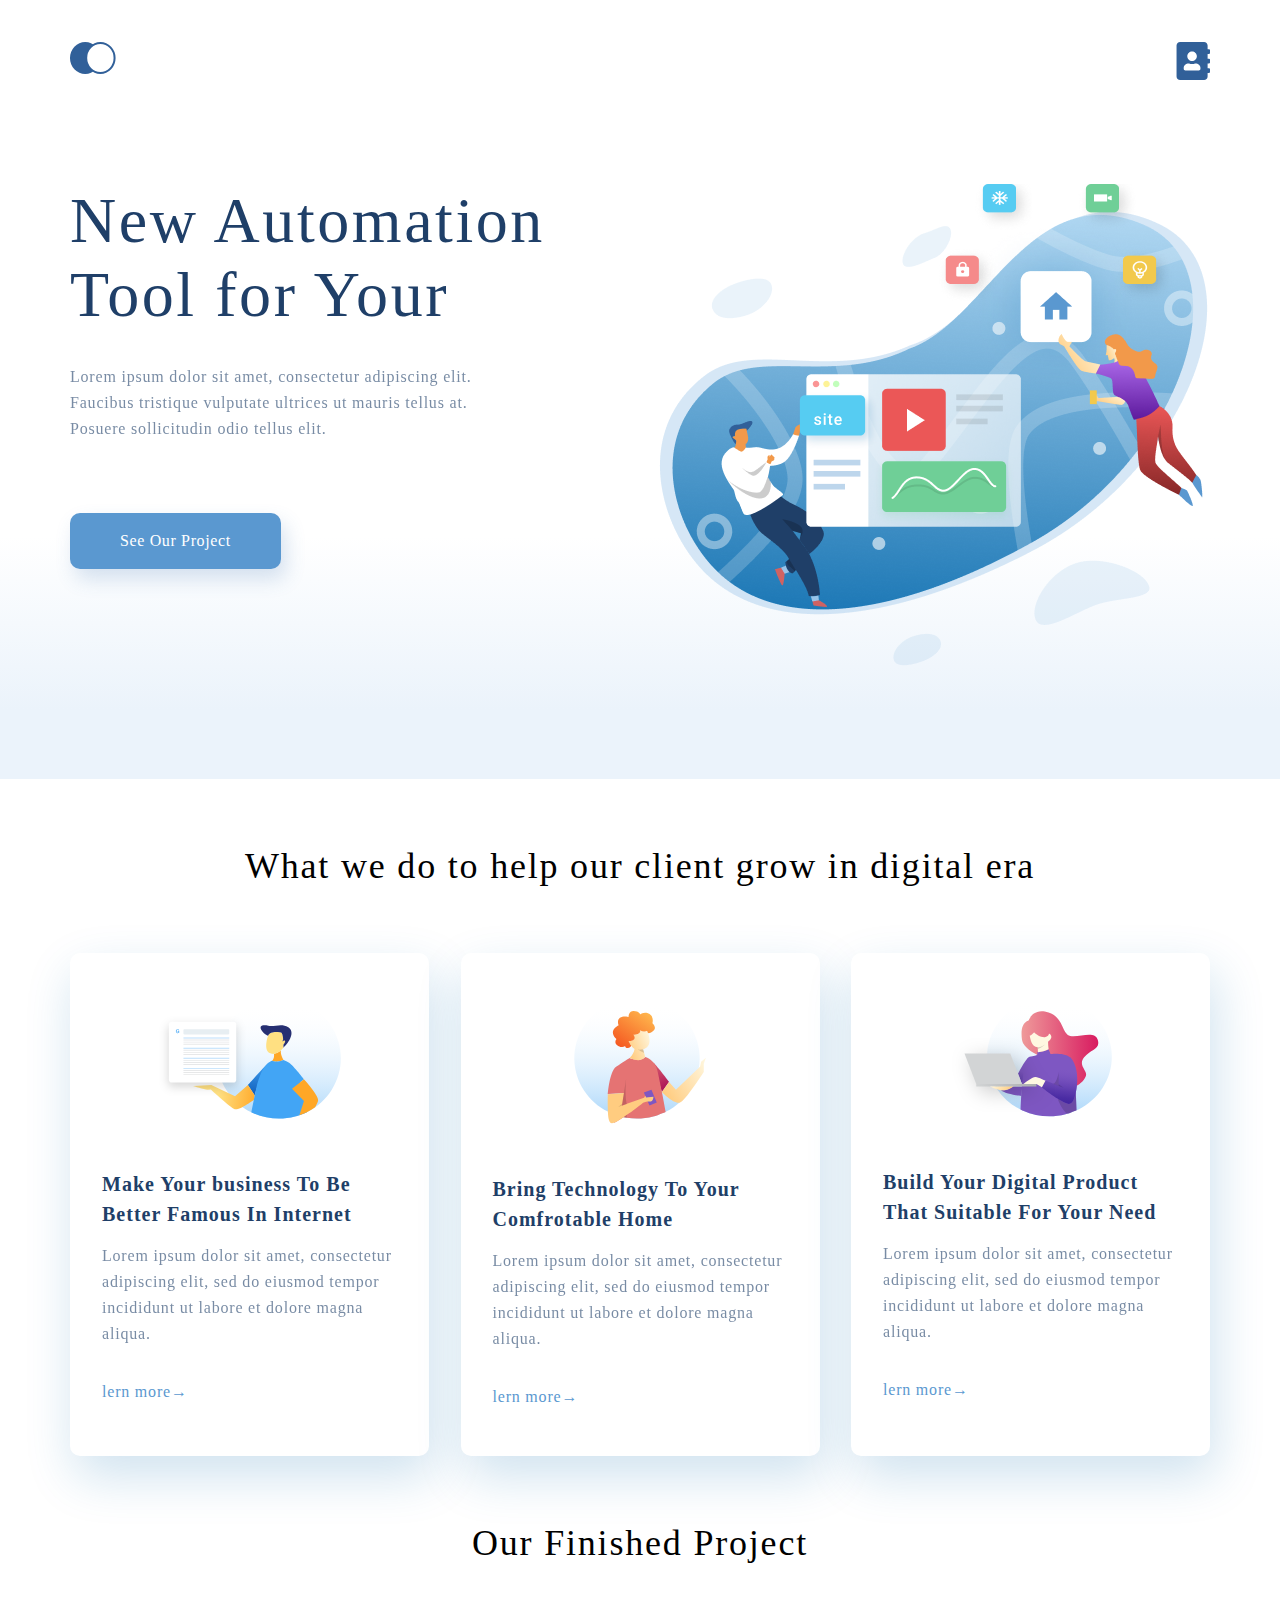
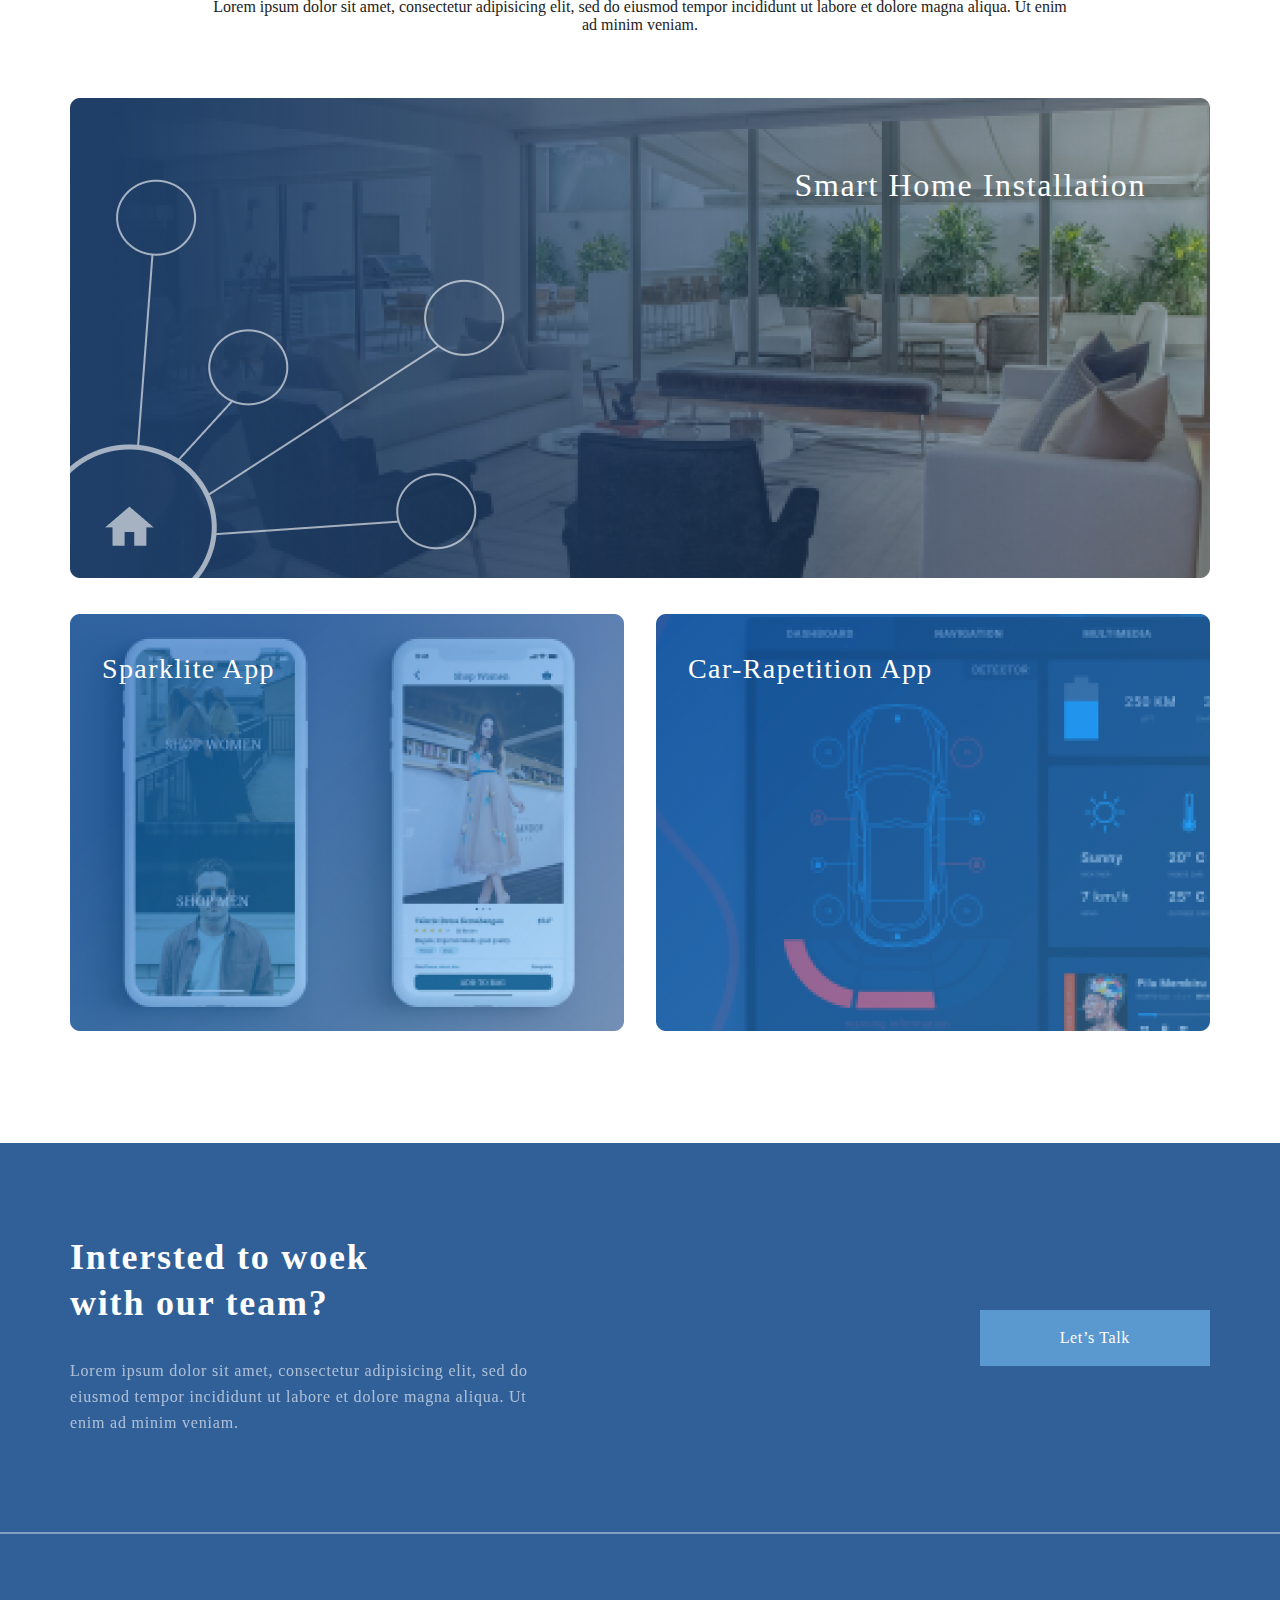
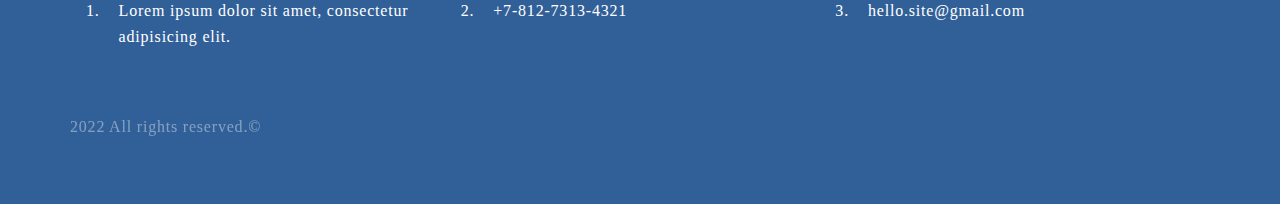
<file: first_landing/index.html>
<!DOCTYPE html>
<html lang="en">

<head>
    <meta charset="UTF-8">
    <meta http-equiv="X-UA-Compatible" content="IE=edge">
    <meta name="viewport" content="width=, initial-scale=1.0">
    <link rel="stylesheet" href="style.css" />
    <title>Document</title>
</head>

<body>
    <div class="all_paje">
        <div class="top_content">
            <div class="top">

                <div class="container content_box">
                    <ul class="pages_buttons">
                        <li><a href="index.html"><img src="img/indexbutt.svg" alt="homepage"></a></li>
                        <li><a href="contacts.html"><img src="img/contacts.svg" alt="contactspage"></a></li>
                    </ul>
                    <div class="high_info">
                        <div class="bg_img">
                            <h1 class="high_heading">New Automation Tool for Your</h1>
                            <p class=" high_text">Lorem ipsum dolor sit amet, consectetur adipiscing elit. Faucibus
                                tristique
                                vulputate ultrices ut mauris tellus at. Posuere sollicitudin odio tellus elit.</p>
                            <div class="top_button"><a href="#" class="high_button">See Our Project</a></div>
                        </div>

                    </div>
                </div>

            </div>
            <div class="customer_info container">
                <h3 class="heading">What we do to help our client grow in digital era</h3>
                <div class="menu">
                    <div class="menu_item">
                        <img class="item_img item1_img" src="img/menu1.svg" alt="menu1">
                        <h4 class="heading-mini">Make Your business To Be
                            Better Famous In Internet</h4>
                        <p class="text">Lorem ipsum dolor sit amet, consectetur adipiscing elit, sed do eiusmod tempor
                            incididunt ut labore et dolore magna aliqua. </p>
                        <a class="menu_link" href="#">lern more</a>

                    </div>
                    <div class="menu_item">
                        <img class="item_img" src="img/menu2.svg" alt="menu2">
                        <h4 class="heading-mini">Bring Technology To Your
                            Comfrotable Home</h4>
                        <p class="text">Lorem ipsum dolor sit amet, consectetur adipiscing elit, sed do eiusmod tempor
                            incididunt ut labore et dolore magna aliqua.</p>
                        <a class="menu_link" href="#">lern more</a>
                    </div>
                    <div class="menu_item">
                        <img class="item_img" src="img/menu3.svg" alt="menu3">
                        <h4 class="heading-mini">Build Your Digital Product
                            That Suitable For Your Need</h4>
                        <p class="text">Lorem ipsum dolor sit amet, consectetur adipiscing elit, sed do eiusmod tempor
                            incididunt ut labore et dolore magna aliqua.</p>
                        <a class="menu_link" href="#">lern more</a>
                    </div>
                </div>
            </div>
            <div class="project container">
                <h3 class="project_header">Our Finished Project</h3>
                <p class="text_project">Lorem ipsum dolor sit amet, consectetur adipisicing elit, sed do eiusmod
                    tempor
                    incididunt ut labore et
                    dolore magna aliqua. Ut enim ad minim veniam.</p>
                <div class="project_item">
                    <img class="project_img" src="img/Mask_Groupproj1.png" alt="project1">
                    <p class="project_text">Smart Home Installation</p>
                </div>
                <div class="project_parent">
                    <div class="project_item project_item_margin">
                        <img class="project_img" src="img/Mask_Groupproj2.png" alt="project2">
                        <p class="project_parent_text jast_for_cholka">Sparklite App</p>
                    </div>
                    <div class="project_item">
                        <img class="project_img" src="img/Mask_Groupproj3.png" alt="project3">
                        <p class="project_parent_text">Car-Rapetition App</p>
                    </div>

                </div>


            </div>
        </div>
        <div class="footer">
            <div class="footer_start container">

                <div class="by_text">
                    <h3 class="footerh3">Intersted to woek
                        with our team?
                    </h3>
                    <p class="footer_text">Lorem ipsum dolor sit amet, consectetur adipisicing elit, sed do eiusmod
                        tempor
                        incididunt ut labore et dolore magna aliqua. Ut enim ad minim veniam.</p>
                </div>
                <a href="#" class="footer_butt">Let’s Talk</a>
            </div>
            <hr class="hr">
            <div class=" container">
                <ol class="contacts_ol">
                    <li class="footer_li"> Lorem ipsum dolor sit amet, consectetur adipisicing
                        elit.</li>
                    <li class="footer_li">+7-812-7313-4321</li>
                    <li class="footer_li">hello.site@gmail.com</li>
                </ol>
                <div class="law_text">
                    <p class="copy">2022 All rights reserved.</p>
                </div>
            </div>

        </div>
    </div>


</body>


</html>
</file>
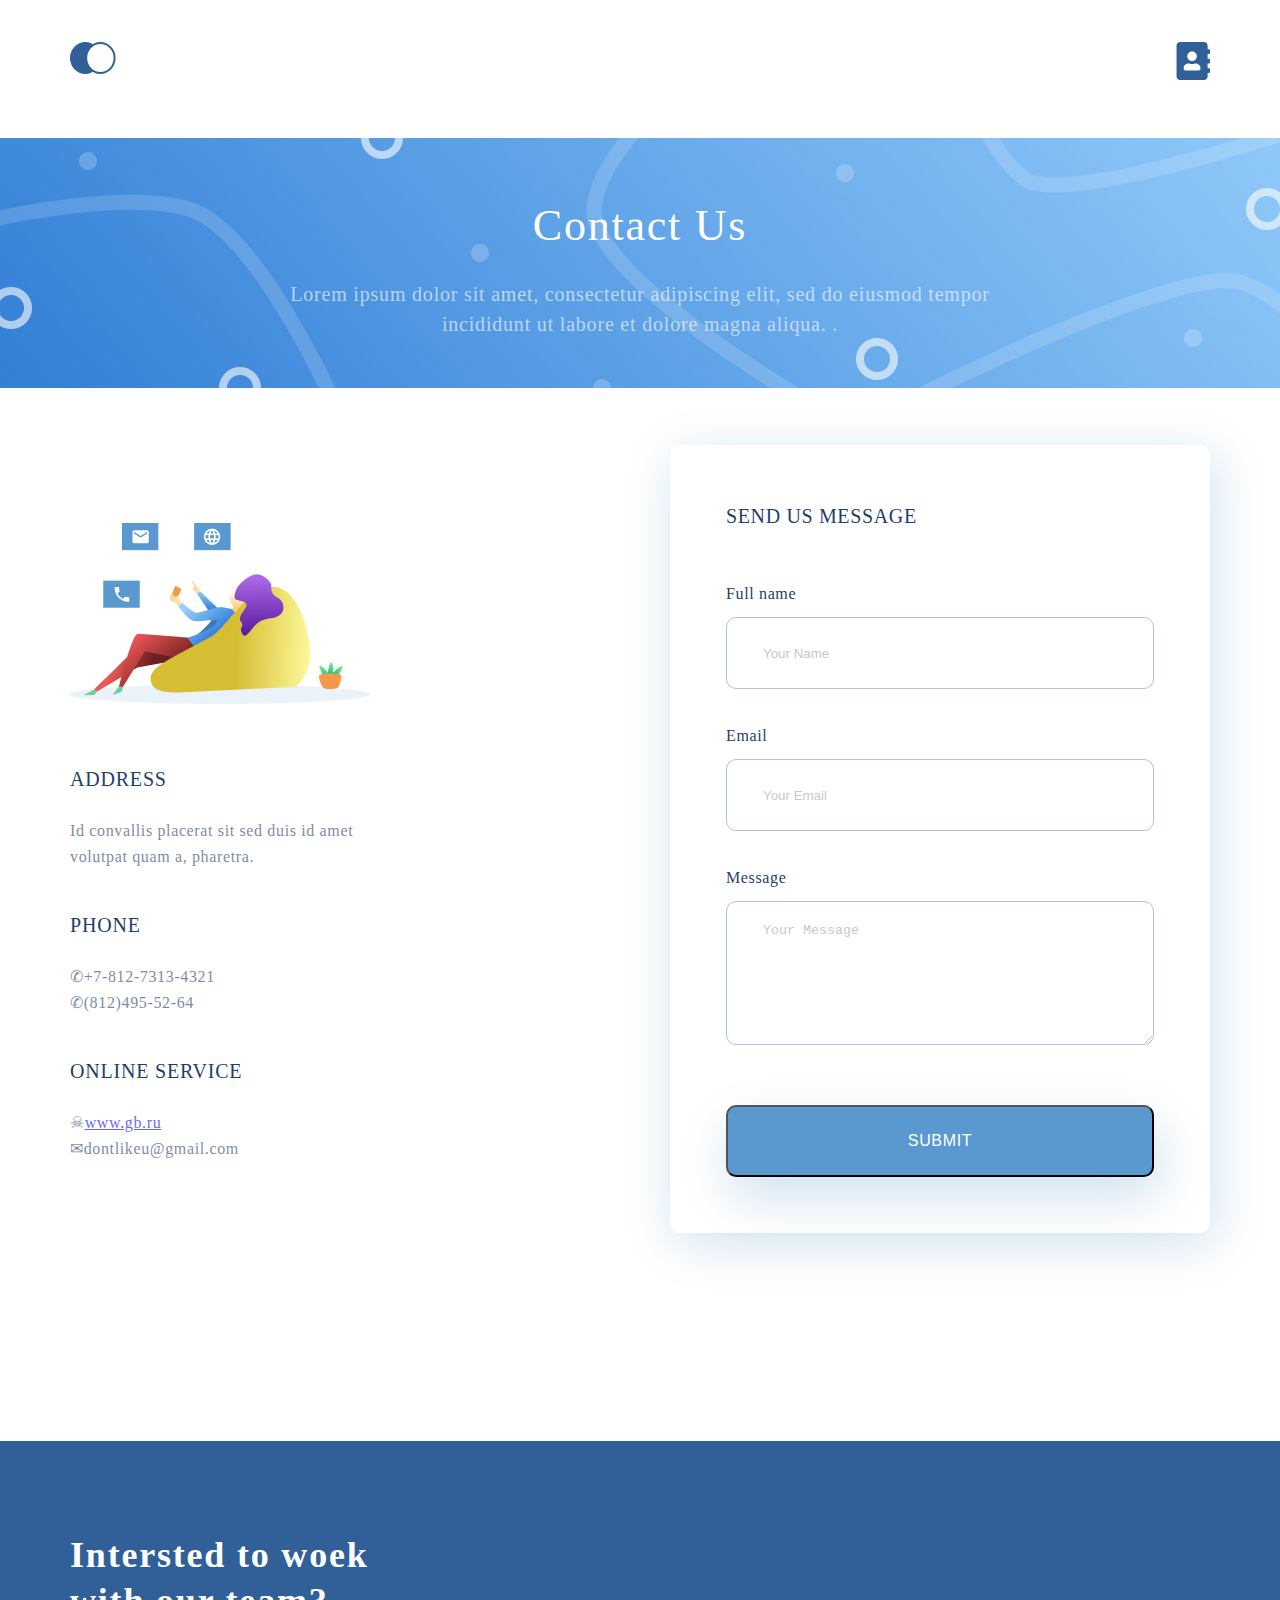
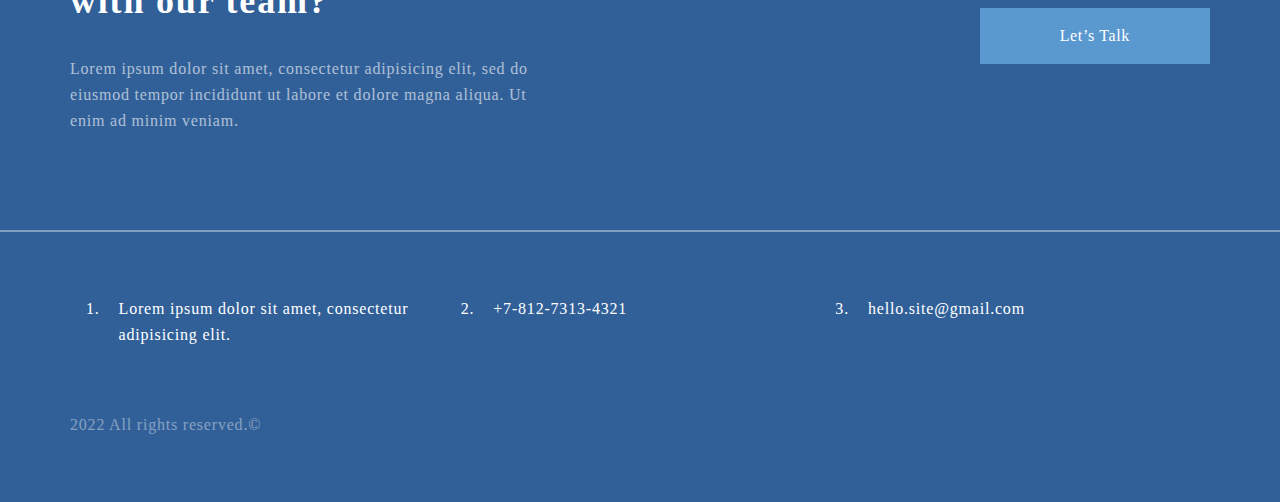
<file: first_landing/contacts.html>
<!DOCTYPE html>
<html lang="en">

<head>
    <meta charset="UTF-8">
    <meta http-equiv="X-UA-Compatible" content="IE=edge">
    <meta name="viewport" content="width=a, initial-scale=1.0">
    <title>контакты</title>

    <link rel="stylesheet" href="style.css">
</head>

<body>

    <div class="container">
        <div class="contacts_top">
            <ul class="pages_buttons">
                <li><a href="index.html"><img src="img/indexbutt.svg" alt="homepage"></a></li>
                <li><a href="contacts.html"><img src="img/contacts.svg" alt="contactspage"></a></li>
            </ul>
        </div>
    </div>

    <div class="chello">

        <div class="chello_back">
            <div class="chello_text">
                <h2 class="contact_heading">Contact Us</h2>
                <p class="contact_text">Lorem ipsum dolor sit amet, consectetur adipiscing elit, sed do eiusmod tempor
                    incididunt ut labore et dolore magna aliqua. .</p>
            </div>
        </div>

    </div>
    <div class="ctopcontent container">
        <div class="info">
            <img class="cpimg" src="img/call.png" alt="call">
            <h4 class="info_header">ADDRESS</h4>
            <p class=" info_data">Id convallis placerat sit sed duis id amet volutpat quam a, pharetra.</p>
            <h4 class="info_header">PHONE</h4>
            <ul class=" info_data">
                <li class="s_phone">+7-812-7313-4321</li>
                <li class="s_phone">(812)495-52-64</li>
            </ul>
            <h4 class="info_header">ONLINE SERVICE</h4>
            <ul class="link">
                <li class="s_service"><a href="https://www.gb.ru/" target="_blank">www.gb.ru</a></li>
                <li class="s_mail">dontlikeu@gmail.com</li>
            </ul>
        </div>
        <div class="feedback">
            <form action="#">
                <h4 class="fb_header">SEND US MESSAGE</h4>
                <p class="ques ques_1"> Full name</p> <input placeholder="Your Name" class="input" type="text">
                <p class="ques">Email</p> <input placeholder="Your Email" class="input" type="email">
                <p class="ques">Message </p> <textarea placeholder="Your Message" class="mess_input input" cols="20"
                    rows="3"></textarea>
                <button class="fb_button" type="submit">SUBMIT</button>
            </form>
        </div>
    </div>

    <div class="map container">
        <script type="text/javascript" charset="utf-8" async
            src="https://api-maps.yandex.ru/services/constructor/1.0/js/?um=constructor%3A5e9dd957c8011c98ce3dc4c411cf70bb23d3e2178160a92efd20f7cc5918c39b&amp;width=100%25&amp;height=240&amp;lang=ru_RU&amp;scroll=true"></script>
    </div>

    <div class="footer">
        <div class="footer_start container">

            <div class="by_text">
                <h3 class="footerh3">Intersted to woek
                    with our team?
                </h3>
                <p class="footer_text">Lorem ipsum dolor sit amet, consectetur adipisicing elit, sed do eiusmod
                    tempor
                    incididunt ut labore et dolore magna aliqua. Ut enim ad minim veniam.</p>
            </div>
            <a href="#" class="footer_butt">Let’s Talk</a>
        </div>
        <hr class="hr">
        <div class=" container">
            <ol class="contacts_ol">
                <li class="footer_li"> Lorem ipsum dolor sit amet, consectetur adipisicing
                    elit.</li>
                <li class="footer_li">+7-812-7313-4321</li>
                <li class="footer_li">hello.site@gmail.com</li>
            </ol>
            <div class="law_text">
                <p class="copy">2022 All rights reserved.</p>
            </div>
        </div>
    </div>
</body>

</html>
</file>
<file: first_landing/style.css>
* {
  margin: 0;
  padding: 0;
}

.container {
  max-width: 1140px;
  margin: 0 auto;
}

.body {
  font-family: sans-serif;
}

.all_paje {
  max-height: 100vh;
}

a.menu_link:after {
  content: "\2192";
}

p.copy:after {
  content: "\A9";
}

li.s_phone:before {
  content: "\2706";
}

li.s_service:before {
  content: "\2620";
}

li.s_mail:before {
  content: "\2709";
}

.top_content {
  -webkit-box-flex: 1;
      -ms-flex-positive: 1;
          flex-grow: 1;
}

.top {
  min-height: 768px;
  background: -webkit-gradient(linear, left bottom, left top, color-stop(8.84%, #ebf3fb), color-stop(31.12%, rgba(152, 195, 232, 0)));
  background: linear-gradient(0deg, #ebf3fb 8.84%, rgba(152, 195, 232, 0) 31.12%);
}

.bg_img {
  height: 595px;
  background-image: url(img/topback.png);
  background-repeat: no-repeat;
  background-position: right -10px;
}

.pages_buttons {
  display: -webkit-box;
  display: -ms-flexbox;
  display: flex;
  -webkit-box-pack: justify;
      -ms-flex-pack: justify;
          justify-content: space-between;
  list-style: none;
  margin-top: 42px;
}

.high_heading {
  width: 510px;
  font-size: 64px;
  font-weight: 300;
  color: #1f3f68;
  line-height: 74px;
  letter-spacing: 0.04em;
}

.content_box {
  display: -webkit-box;
  display: -ms-flexbox;
  display: flex;
  -webkit-box-orient: vertical;
  -webkit-box-direction: normal;
      -ms-flex-direction: column;
          flex-direction: column;
  height: 100%;
}

hr {
  opacity: 0.4;
  border: 1px solid #ffffff;
}

.high_info {
  padding-top: 100px;
}

.high_button {
  font-size: 16px;
  line-height: 26px;
  text-align: center;
  letter-spacing: 0.04em;
  color: #ffffff;
  background: #5a98d0;
  -webkit-box-shadow: 5px 10px 20px rgba(53, 110, 173, 0.2);
          box-shadow: 5px 10px 20px rgba(53, 110, 173, 0.2);
  border-radius: 10px;
  padding: 15px 50px;
  text-decoration: none;
  display: inline-block;
  margin-top: 71px;
}

.high_text {
  width: 425px;
  padding-top: 32px;
  font-size: 16px;
  line-height: 26px;
  letter-spacing: 0.05em;
  color: #1f3f68;
  opacity: 0.6;
}

.text {
  font-size: 16px;
  line-height: 26px;
  color: #1f3f68;
  letter-spacing: 0.05em;
  opacity: 0.6;
  padding-bottom: 30px;
}

.customer_info {
  padding-top: 64px;
}

.heading-mini {
  font-size: 20px;
  line-height: 30px;
  color: #1f3f68;
  letter-spacing: 0.05em;
  margin-bottom: 14px;
}

.menu {
  padding-top: 64px;
  display: -webkit-box;
  display: -ms-flexbox;
  display: flex;
  -webkit-box-pack: justify;
      -ms-flex-pack: justify;
          justify-content: space-between;
}

.menu_item {
  width: 359px;
  padding: 44px 32px;
  -webkit-box-sizing: border-box;
          box-sizing: border-box;
  background-color: #ffffff;
  -webkit-box-shadow: 5px 20px 50px rgba(16, 112, 177, 0.2);
          box-shadow: 5px 20px 50px rgba(16, 112, 177, 0.2);
  border-radius: 10px;
  display: -webkit-box;
  display: -ms-flexbox;
  display: flex;
  -webkit-box-orient: vertical;
  -webkit-box-direction: normal;
      -ms-flex-direction: column;
          flex-direction: column;
}

.item_img {
  -ms-flex-item-align: center;
      -ms-grid-row-align: center;
      align-self: center;
  padding-bottom: 50px;
}

.menu_link {
  font-style: 14px;
  line-height: 30px;
  letter-spacing: 0.05em;
  color: #5a98d0;
  text-decoration: none;
}

.heading {
  font-weight: 300;
  font-size: 36px;
  line-height: 46px;
  text-align: center;
  letter-spacing: 0.05em;
  color: #000000;
}

.project_header {
  font-weight: 300;
  font-size: 36px;
  line-height: 46px;
  text-align: center;
  letter-spacing: 0.05em;
  margin-top: 64px;
  margin-bottom: 32px;
}

.text_project {
  margin: 32px auto 64px;
  width: 75%;
  opacity: 1;
  text-align: center;
  color: #222222;
}

.project_img {
  width: 100%;
}

.project_item {
  position: relative;
  -webkit-box-flex: 1;
      -ms-flex-positive: 1;
          flex-grow: 1;
}

.project_text {
  font-size: 32px;
  line-height: 46px;
  text-align: right;
  letter-spacing: 0.05em;
  color: #ffffff;
  position: absolute;
  top: 64px;
  right: 64px;
}

.project_parent {
  display: -webkit-box;
  display: -ms-flexbox;
  display: flex;
  -webkit-box-pack: justify;
      -ms-flex-pack: justify;
          justify-content: space-between;
  margin-top: 32px;
  margin-bottom: 112px;
  height: 417px;
}

.project_item_margin {
  margin-right: 32px;
  margin-bottom: 112px;
}

.project_parent_text {
  font-size: 28px;
  line-height: 46px;
  letter-spacing: 0.05em;
  color: #ffffff;
  position: absolute;
  top: 32px;
  left: 32px;
}

.footer {
  background: #316099;
}

.footer_start {
  display: -webkit-box;
  display: -ms-flexbox;
  display: flex;
  -webkit-box-pack: justify;
      -ms-flex-pack: justify;
          justify-content: space-between;
  -webkit-box-align: center;
      -ms-flex-align: center;
          align-items: center;
}

.by_text {
  width: 495px;
}

.footerh3 {
  font-size: 36px;
  line-height: 46px;
  letter-spacing: 0.05em;
  color: #ffffff;
  padding-top: 91px;
  padding-right: 113px;
  margin-bottom: 32px;
  width: 340px;
}

.footer_text {
  font-size: 16px;
  line-height: 26px;
  letter-spacing: 0.05em;
  color: #ffffff;
  opacity: 0.6;
  margin-bottom: 96px;
}

.footer_butt {
  font-size: 16px;
  line-height: 26px;
  text-align: center;
  letter-spacing: 0.04em;
  color: #ffffff;
  background: #5a98d0;
  text-decoration: none;
  padding: 15px 80px;
}

.contacts_ol {
  margin-top: 64px;
  display: -webkit-box;
  display: -ms-flexbox;
  display: flex;
  -webkit-box-pack: justify;
      -ms-flex-pack: justify;
          justify-content: space-between;
  margin-left: 16px;
}

.contacts_ol li:first-child::before {
  content: "1.";
  margin-right: 19px;
  display: block;
}

.contacts_ol li:nth-child(2)::before {
  content: "2.";
  margin-right: 19px;
  display: block;
}

.contacts_ol li:last-child::before {
  content: "3.";
  margin-right: 19px;
  display: block;
}

.footer_li {
  font-size: 16px;
  line-height: 26px;
  letter-spacing: 0.05em;
  color: #ffffff;
  -webkit-box-flex: 1;
      -ms-flex-positive: 1;
          flex-grow: 1;
  -ms-flex-preferred-size: 33.333%;
      flex-basis: 33.333%;
  margin-right: 32px;
  list-style-type: none;
  display: -webkit-box;
  display: -ms-flexbox;
  display: flex;
}

.law_text {
  font-size: 16px;
  line-height: 26px;
  letter-spacing: 0.05em;
  color: #ffffff;
  opacity: 0.4;
  padding-top: 64px;
  padding-bottom: 64px;
}

.chello {
  display: -webkit-box;
  display: -ms-flexbox;
  display: flex;
  -webkit-box-pack: center;
      -ms-flex-pack: center;
          justify-content: center;
  margin-top: 54px;
  margin-bottom: 57px;
}

.chello_back {
  background-image: url(img/contact_p.png);
  width: 1366px;
  height: 250px;
  display: -webkit-box;
  display: -ms-flexbox;
  display: flex;
  -webkit-box-pack: center;
      -ms-flex-pack: center;
          justify-content: center;
}

.chello_text {
  max-width: 750px;
  height: 150px;
  padding-top: 51px;
}

.contact_heading {
  padding-bottom: 16px;
  font-weight: 500;
  font-size: 44px;
  line-height: 74px;
  text-align: center;
  letter-spacing: 0.04em;
  color: #ffffff;
}

.contact_text {
  font-weight: normal;
  font-size: 20px;
  line-height: 30px;
  text-align: center;
  letter-spacing: 0.04em;
  color: rgba(255, 255, 255, 0.6);
}

.ctopcontent {
  color: #1f3f68;
  letter-spacing: 0.04em;
  display: -webkit-box;
  display: -ms-flexbox;
  display: flex;
  -webkit-box-pack: justify;
      -ms-flex-pack: justify;
          justify-content: space-between;
}

.cpimg {
  padding-bottom: 56px;
}

.info {
  max-width: 350px;
  padding-top: 78px;
}

.info_header {
  font-weight: 500;
  font-size: 20px;
  line-height: 30px;
  padding-bottom: 24px;
  max-width: 300px;
  letter-spacing: 0.04em;
}

.info_data {
  font-weight: 300;
  font-size: 16px;
  line-height: 26px;
  opacity: 0.6;
  list-style-type: none;
  max-width: 300px;
  padding-bottom: 40px;
}

.link {
  font-weight: 300;
  font-size: 16px;
  line-height: 26px;
  opacity: 0.6;
  list-style-type: none;
  max-width: 300px;
}

.feedback {
  background: #ffffff;
  -webkit-box-shadow: 5px 10px 50px rgba(16, 112, 177, 0.2);
          box-shadow: 5px 10px 50px rgba(16, 112, 177, 0.2);
  border-radius: 10px;
  max-width: 540px;
  max-height: 850px;
}

.fb_header {
  font-weight: 500;
  font-size: 20px;
  line-height: 30px;
  margin-top: 56px;
  margin-left: 56px;
}

.ques {
  margin-left: 56px;
  font-size: 16px;
  line-height: 30px;
  margin-top: 32px;
  margin-bottom: 8px;
}

.ques_1 {
  margin-top: 48px;
}

.input {
  width: 428px;
  height: 72px;
  margin-left: 56px;
  opacity: 0.4;
  border: 1px solid #356ead;
  -webkit-box-sizing: border-box;
          box-sizing: border-box;
  border-radius: 10px;
  padding: 0 36px;
}

.mess_input {
  height: 144px;
  padding: 21px 36px;
}

.fb_button {
  width: 428px;
  height: 72px;
  background: #5a98d0;
  -webkit-box-shadow: 5px 20px 50px rgba(16, 112, 177, 0.2);
          box-shadow: 5px 20px 50px rgba(16, 112, 177, 0.2);
  border-radius: 10px;
  margin: 56px;
  font-weight: 500;
  font-size: 16px;
  line-height: 26px;
  text-align: center;
  letter-spacing: 0.04em;
  color: #ffffff;
}

.map {
  overflow: hidden;
  padding-top: 96px;
  padding-bottom: 112px;
}

@media (max-width: 1024px) {
  .container {
    padding-left: 32px;
    padding-right: 32px;
  }
  .bg_img {
    background-position: right 170px;
    background-size: 48%;
  }
  .menu {
    -webkit-box-orient: vertical;
    -webkit-box-direction: normal;
        -ms-flex-direction: column;
            flex-direction: column;
    -webkit-box-align: center;
        -ms-flex-align: center;
            align-items: center;
  }
  .menu_item {
    margin-bottom: 32px;
    width: 340px;
  }
  .by_text {
    width: 318px;
    padding-left: 92px;
  }
  .project_parent {
    margin-bottom: 109px;
    height: 253px;
  }
  .project_header {
    margin-top: 94px;
  }
  .footer_butt {
    padding: 6px 32px;
    margin-right: 92px;
    margin-top: 68px;
  }
  .contacts_ol {
    -webkit-box-orient: vertical;
    -webkit-box-direction: normal;
        -ms-flex-direction: column;
            flex-direction: column;
    padding-left: 52px;
  }
  .footer_li {
    padding: 26px;
  }
  .law_text {
    padding-left: 92px;
  }
  .chello {
    margin-bottom: 64px;
    margin-top: 46px;
  }
  .info {
    padding-top: 0;
    padding-bottom: 64px;
  }
  .cpimg {
    padding-bottom: 64px;
  }
  .ctopcontent {
    -webkit-box-orient: vertical;
    -webkit-box-direction: normal;
        -ms-flex-direction: column;
            flex-direction: column;
    -webkit-box-align: center;
        -ms-flex-align: center;
            align-items: center;
  }
  .map {
    padding-top: 64px;
    padding-bottom: 64px;
    padding-left: 0;
    padding-right: 0;
  }
}

@media (max-width: 667px) {
  .container {
    padding-left: 20px;
    padding-right: 20px;
  }
  .top {
    height: 376px;
    min-height: 376px;
    -webkit-box-sizing: border-box;
            box-sizing: border-box;
  }
  .high_info {
    display: -webkit-box;
    display: -ms-flexbox;
    display: flex;
    -webkit-box-orient: vertical;
    -webkit-box-direction: normal;
        -ms-flex-direction: column;
            flex-direction: column;
    -webkit-box-align: center;
        -ms-flex-align: center;
            align-items: center;
    padding-top: 30px;
    background-image: none;
  }
  .bg_img {
    background-image: none;
  }
  .high_heading {
    width: 100%;
    font-size: 32px;
    line-height: 38px;
    text-align: center;
  }
  .high_text {
    width: 100%;
    text-align: center;
    padding-top: 12px;
  }
  .top_button {
    display: -webkit-box;
    display: -ms-flexbox;
    display: flex;
    -webkit-box-pack: center;
        -ms-flex-pack: center;
            justify-content: center;
  }
  .high_button {
    margin-top: 32px;
    font-size: 12px;
    padding: 0 8px;
  }
  .pages_buttons {
    margin-top: 21px;
  }
  .heading {
    font-size: 24px;
    line-height: 28px;
    letter-spacing: normal;
  }
  .menu {
    padding-top: 32px;
  }
  .project {
    padding-bottom: 48px;
  }
  .project_header {
    font-size: 24px;
    line-height: 28px;
    letter-spacing: normal;
    margin-top: 32px;
  }
  .project_parent {
    display: contents;
    margin-top: 16px;
    margin-bottom: 64px;
    height: 527px;
  }
  .project_item {
    margin-bottom: 16px;
  }
  .project_item_margin {
    margin-right: 0;
    margin-bottom: 16px;
  }
  .text_project {
    margin-bottom: 82px;
  }
  .project_text {
    font-size: 16px;
    line-height: 19px;
    letter-spacing: normal;
    top: 16px;
    right: 16px;
  }
  .project_parent_text {
    font-size: 16px;
    line-height: 19px;
    letter-spacing: normal;
    top: 16px;
    left: 13px;
  }
  .jast_for_cholka {
    top: 26px;
  }
  .project_img {
    border-radius: 5% 5% 5% 5% / 12% 12% 12% 12%;
  }
  .footer_start {
    -webkit-box-orient: vertical;
    -webkit-box-direction: normal;
        -ms-flex-direction: column;
            flex-direction: column;
  }
  .by_text {
    padding: 0;
    display: -webkit-box;
    display: -ms-flexbox;
    display: flex;
    -webkit-box-orient: vertical;
    -webkit-box-direction: normal;
        -ms-flex-direction: column;
            flex-direction: column;
  }
  .footerh3 {
    width: 278px;
    font-size: 24px;
    line-height: 28px;
    text-align: center;
    padding-right: 0;
    padding-top: 18px;
    -ms-flex-item-align: center;
        -ms-grid-row-align: center;
        align-self: center;
  }
  .hr {
    margin-bottom: 32px;
  }
  .footer_text {
    text-align: center;
    margin-bottom: 40px;
  }
  .footer_butt {
    margin-top: 0;
    margin-right: 0;
    margin-bottom: 41px;
  }
  .contacts_ol {
    margin-top: 14px;
    padding-left: 0;
  }
  .footer_li {
    padding: 0 0 18px;
    margin-right: 0;
    margin-left: -20px;
  }
  .law_text {
    text-align: center;
    padding-left: 0;
    padding-top: 14px;
    padding-bottom: 32px;
  }
  .contact_heading {
    font-size: 24px;
    line-height: 28px;
    padding-bottom: 32px;
  }
  .contact_text {
    font-size: 16px;
    padding: 0 17px;
  }
  .cpimg {
    margin-bottom: 46px;
  }
  .info {
    padding-bottom: 32px;
  }
  .info_data {
    padding-bottom: 32px;
  }
  .feedback {
    max-width: 343px;
  }
  .fb_header {
    font-size: 16px;
    margin-left: 36px;
    margin-top: 36px;
  }
  .ques {
    margin-top: 21px;
    font-size: 14px;
    margin-left: 36px;
    margin-bottom: 0px;
  }
  .ques_1 {
    margin-top: 31px;
    margin-bottom: 0px;
  }
  .input {
    width: 272px;
    margin-left: 36px;
    height: 46px;
  }
  .mess_input {
    height: 92px;
  }
  .fb_button {
    width: 270px;
    height: 46px;
    margin-left: 36px;
    margin-bottom: 36px;
    margin-top: 46px;
    margin: 46px 36px 36px;
  }
  .map {
    padding-top: 32px;
    padding-bottom: 32px;
    padding-left: 0;
    padding-right: 0;
  }
}
/*# sourceMappingURL=style.css.map */
</file>
